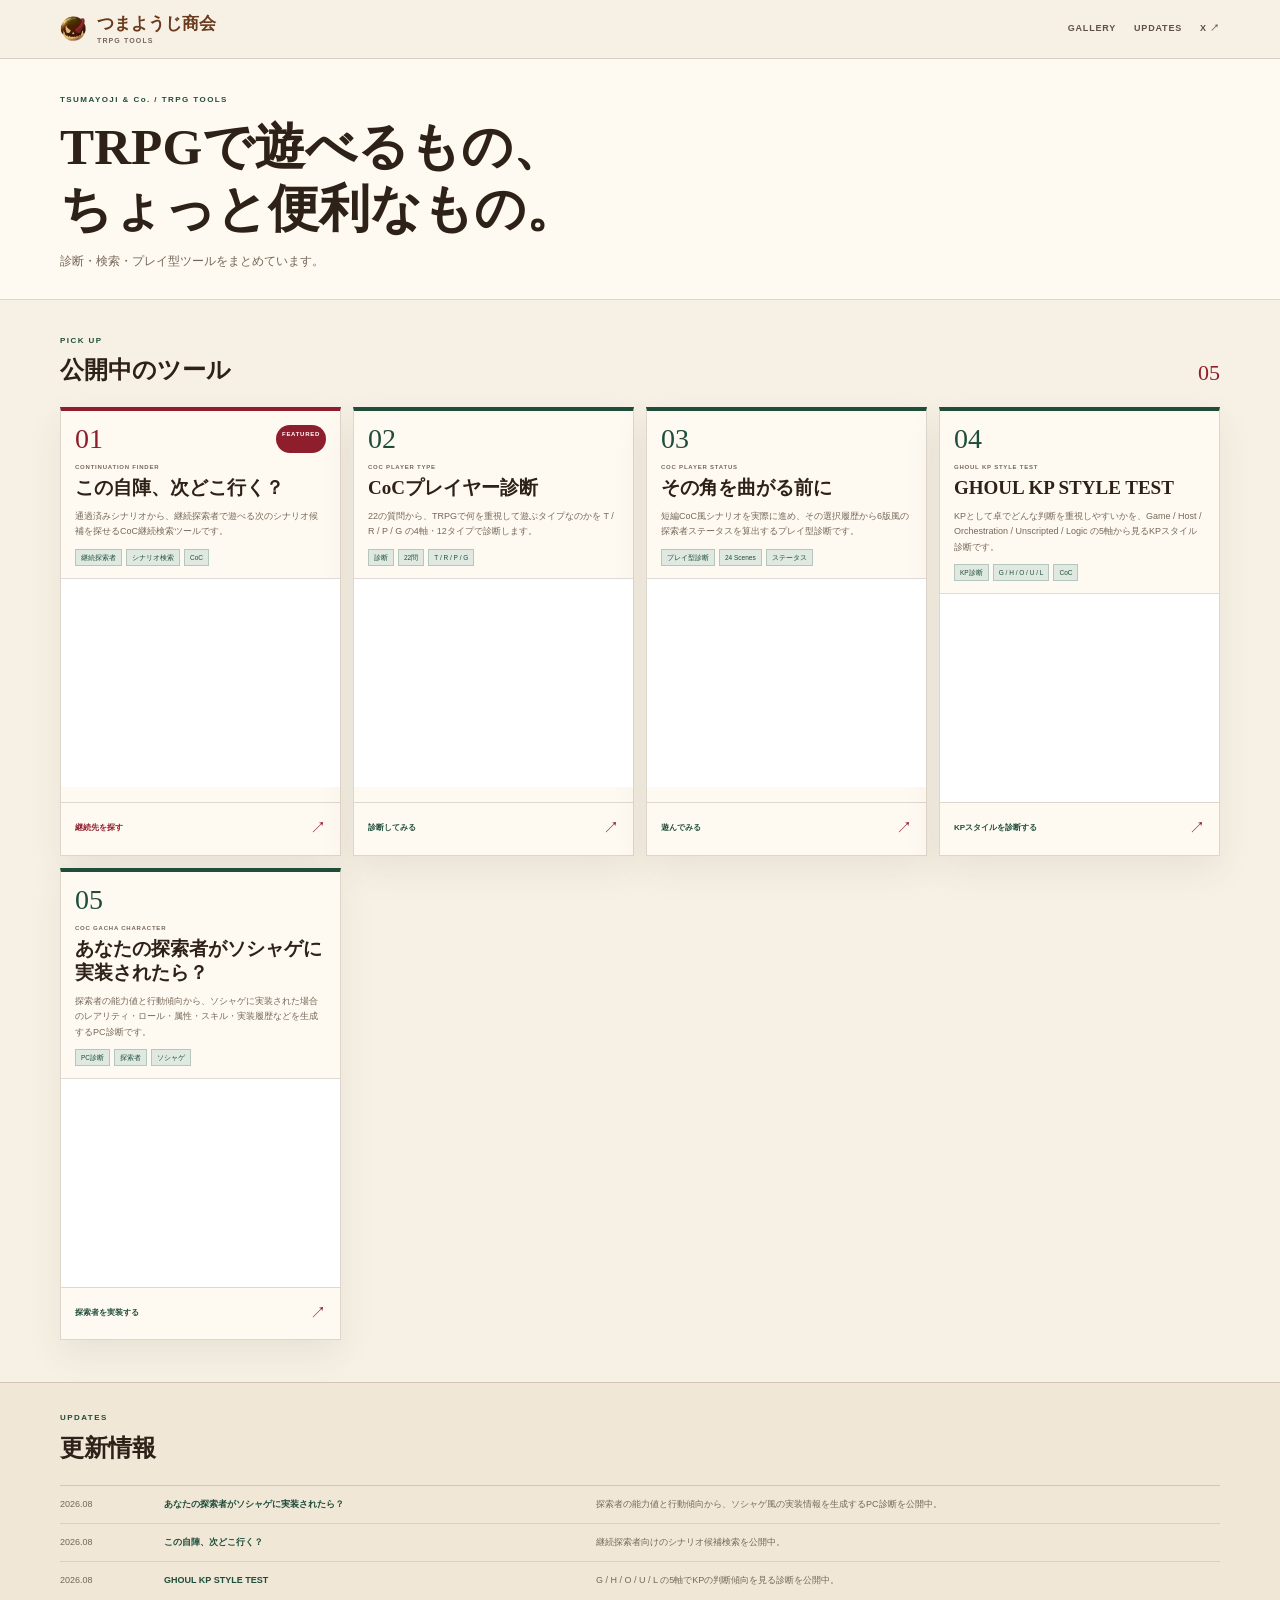
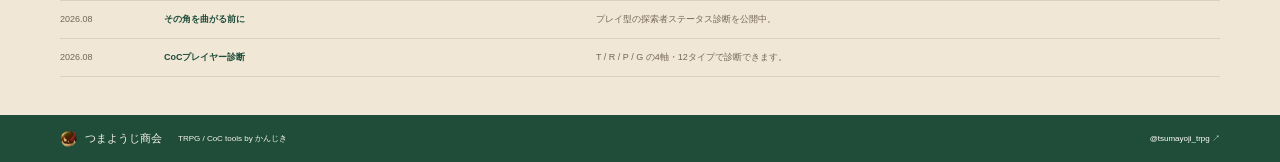
<file: index.html>
<!doctype html>
<html lang="ja">
<head>
  <meta charset="utf-8">
  <meta name="viewport" content="width=device-width,initial-scale=1">
  <meta name="theme-color" content="#f7f1e5">
  <title>つまようじ商会 | TRPG Tools</title>
  <meta name="description" content="TRPGで遊べるもの、ちょっと便利なもの。つまようじ商会のTRPG / CoCツール置き場です。">
  <meta property="og:title" content="つまようじ商会 | TRPG Tools">
  <meta property="og:description" content="TRPGで遊べるもの、ちょっと便利なもの。">
  <meta property="og:type" content="website">
  <meta property="og:image" content="https://kanjiki.github.io/kanjiki-HP/assets/kanjikiya-icon.webp">
  <link rel="icon" href="./assets/kanjikiya-icon.webp" type="image/webp">
  <link rel="stylesheet" href="./classic-a.css?v=20260817-1024">
</head>
<body>
  <header class="site-header">
    <div class="wrap header-inner">
      <a class="brand" href="#top" aria-label="つまようじ商会">
        <img src="./assets/kanjikiya-icon.webp" alt="">
        <span class="brand-copy"><strong>つまようじ商会</strong><small>TRPG TOOLS</small></span>
      </a>
      <nav aria-label="メインナビゲーション">
        <a href="#works">GALLERY</a><a href="#updates">UPDATES</a><a href="https://x.com/tsumayoji_trpg?s=11&t=d-IRtNkiM-GSntdTbdJ16A" target="_blank" rel="noopener">X ↗</a>
      </nav>
    </div>
  </header>
  <main id="top">
    <section class="hero"><div class="wrap hero-inner"><p class="eyebrow">TSUMAYOJI &amp; Co. / TRPG TOOLS</p><h1>TRPGで遊べるもの、<br>ちょっと便利なもの。</h1><p class="hero-note">診断・検索・プレイ型ツールをまとめています。</p></div></section>
    <section id="works" class="works-section"><div class="wrap"><div class="section-head"><div><span class="section-kicker">PICK UP</span><h2>公開中のツール</h2></div><span class="section-count" data-tool-count>04</span></div><div id="works-grid" class="works-grid"></div></div></section>
    <section id="updates" class="updates-section"><div class="wrap"><div class="section-head section-head--updates"><div><span class="section-kicker">UPDATES</span><h2>更新情報</h2></div></div><div id="updates-list" class="updates-list"></div></div></section>
  </main>
  <footer><div class="wrap footer-inner"><span class="footer-brand"><img src="./assets/kanjikiya-icon.webp" alt="">つまようじ商会</span><span>TRPG / CoC tools by かんじき</span><a href="https://x.com/tsumayoji_trpg?s=11&t=d-IRtNkiM-GSntdTbdJ16A" target="_blank" rel="noopener">@tsumayoji_trpg ↗</a></div></footer>
  <script src="./tools.js?v=20260817-1024"></script><script src="./tsumayoji.js?v=20260817-1024"></script>
</body></html>
</file>
<file: classic-a.css>
:root{--bg:#f7f1e5;--surface:#fffaf1;--surface2:#f0e7d7;--ink:#2e2118;--muted:#756759;--green:#1f4d3a;--green2:#2f6f59;--greenSoft:#dfe9e2;--burgundy:#8f1e2d;--brown:#6a3a1d;--line:rgba(79,54,35,.18);--shadow:0 14px 34px rgba(61,46,34,.08);--max:1160px}
*{box-sizing:border-box}html{scroll-behavior:smooth}body{margin:0;color:var(--ink);background:var(--bg);font-family:-apple-system,BlinkMacSystemFont,"Segoe UI","Noto Sans JP","Hiragino Sans","Yu Gothic",sans-serif;line-height:1.7}a{color:inherit}.wrap{width:min(calc(100% - 40px),var(--max));margin:auto}
.site-header{position:sticky;top:0;z-index:50;background:rgba(247,241,229,.96);backdrop-filter:blur(12px);border-bottom:1px solid var(--line)}.header-inner{min-height:58px;display:flex;align-items:center;justify-content:space-between;gap:20px}.brand{display:flex;align-items:center;gap:9px;text-decoration:none}.brand img{width:28px;height:28px;object-fit:contain}.brand-copy{display:flex;flex-direction:column;line-height:1}.brand-copy strong{font-family:Georgia,"Yu Mincho",serif;font-size:17px;color:var(--brown)}.brand-copy small{margin-top:5px;font-size:7px;font-weight:800;letter-spacing:.16em;color:var(--muted)}nav{display:flex;gap:18px;align-items:center}nav a{text-decoration:none;font-size:9px;font-weight:850;letter-spacing:.09em;color:#5f5146}nav a:hover{color:var(--green)}
.hero{background:var(--surface);border-bottom:1px solid var(--line)}.hero-inner{padding:34px 0 28px}.eyebrow{margin:0 0 9px;color:var(--green);font-size:8px;font-weight:900;letter-spacing:.18em}.hero h1{margin:0;font-family:Georgia,"Yu Mincho",serif;font-size:clamp(34px,4vw,54px);line-height:1.22;font-weight:700}.hero-note{margin:10px 0 0;color:var(--muted);font-size:12px}
.works-section{padding:34px 0 42px}.section-head{display:flex;align-items:flex-end;justify-content:space-between;gap:20px;margin-bottom:16px}.section-kicker{display:block;color:var(--green);font-size:8px;font-weight:900;letter-spacing:.18em;margin-bottom:3px}.section-head h2{margin:0;font-family:Georgia,"Yu Mincho",serif;font-size:24px}.section-count{font-family:Georgia,serif;font-size:22px;color:var(--burgundy)}.works-grid{display:grid;grid-template-columns:repeat(4,minmax(0,1fr));gap:12px}
.tool-card{display:flex;flex-direction:column;min-width:0;background:var(--surface);border:1px solid var(--line);border-top:4px solid var(--green);box-shadow:var(--shadow);overflow:hidden;transition:.18s ease;cursor:pointer}.tool-card:hover{transform:translateY(-3px);box-shadow:0 18px 40px rgba(61,46,34,.12)}.tool-card:focus-visible{outline:3px solid rgba(31,77,58,.32);outline-offset:3px}.tool-card--featured{border-top-color:var(--burgundy)}.card-head{display:flex;justify-content:space-between;gap:8px;padding:14px 14px 9px}.card-num{font-family:Georgia,serif;font-size:28px;line-height:1;color:var(--green)}.tool-card--featured .card-num{color:var(--burgundy)}.featured-pill{font-size:6px;font-weight:900;letter-spacing:.12em;color:#fff;background:var(--burgundy);padding:4px 6px;border-radius:999px}.card-copy{padding:0 14px 12px}.card-code{font-size:6px;font-weight:900;letter-spacing:.13em;color:var(--muted);margin-bottom:4px}.card-copy h3{margin:0;font-family:Georgia,"Yu Mincho",serif;font-size:19px;line-height:1.3}.card-copy p{margin:8px 0 0;color:var(--muted);font-size:9px}.tags{display:flex;flex-wrap:wrap;gap:4px;margin-top:9px}.tags span{font-size:6.5px;padding:2px 5px;border:1px solid rgba(31,77,58,.22);background:var(--greenSoft);color:var(--green)}.card-preview{position:relative;display:block;aspect-ratio:4/3;background:#fff;border-top:1px solid var(--line);overflow:hidden;cursor:pointer}.card-preview iframe{position:absolute;inset:0;width:100%;height:100%;border:0;pointer-events:none}.preview-cover{position:absolute;inset:0;pointer-events:none}.card-foot{display:flex;justify-content:space-between;align-items:center;margin-top:auto;padding:11px 14px 13px;border-top:1px solid var(--line)}.card-link{font-size:8px;font-weight:900;text-decoration:none;color:var(--green);padding:4px 0}.tool-card--featured .card-link{color:var(--burgundy)}.card-arrow{color:var(--burgundy)}
.updates-section{padding:28px 0 38px;background:var(--surface2);border-top:1px solid var(--line)}.updates-list{border-top:1px solid var(--line)}.update-row{display:grid;grid-template-columns:88px minmax(180px,.8fr) 1.2fr;gap:16px;padding:11px 0;border-bottom:1px solid rgba(79,54,35,.12);font-size:9px}.update-row time,.update-row span{color:var(--muted)}.update-row strong{color:var(--green)}footer{background:var(--green);color:#f8f3e9;padding:14px 0}.footer-inner{display:grid;grid-template-columns:auto 1fr auto;gap:16px;align-items:center;font-size:8px}.footer-brand{display:flex;align-items:center;gap:7px;font-family:Georgia,"Yu Mincho",serif;font-size:11px}.footer-brand img{width:18px;height:18px}.footer-inner a{justify-self:end;text-decoration:none;color:#fff}
@media(max-width:980px){.works-grid{grid-template-columns:repeat(2,minmax(0,1fr))}}@media(max-width:620px){.wrap{width:min(calc(100% - 40px),var(--max))}.header-inner{min-height:54px}.brand img{width:24px;height:24px}.brand-copy strong{font-size:14px}.brand-copy small{display:none}nav{gap:11px}nav a{font-size:8px}nav a:first-child{display:none}.hero-inner{padding:24px 0 20px}.hero h1{font-size:31px}.hero-note{font-size:10px}.works-section{padding:26px 0 32px}.works-grid{grid-template-columns:1fr}.tool-card{display:grid;grid-template-columns:minmax(0,1fr) 116px;grid-template-areas:"head preview" "copy preview" "foot preview"}.card-head{grid-area:head;padding:12px 12px 6px}.card-copy{grid-area:copy;padding:0 12px 8px}.card-copy h3{font-size:18px}.card-copy p{font-size:8.5px}.card-preview{grid-area:preview;aspect-ratio:auto;min-height:170px;border-top:0;border-left:1px solid var(--line)}.card-foot{grid-area:foot;padding:9px 12px 11px}.tags{display:none}.update-row{grid-template-columns:64px 1fr;gap:7px;font-size:8px}.update-row span{grid-column:2}.footer-inner{grid-template-columns:1fr auto}.footer-inner>span:nth-child(2){display:none}}
</file>
